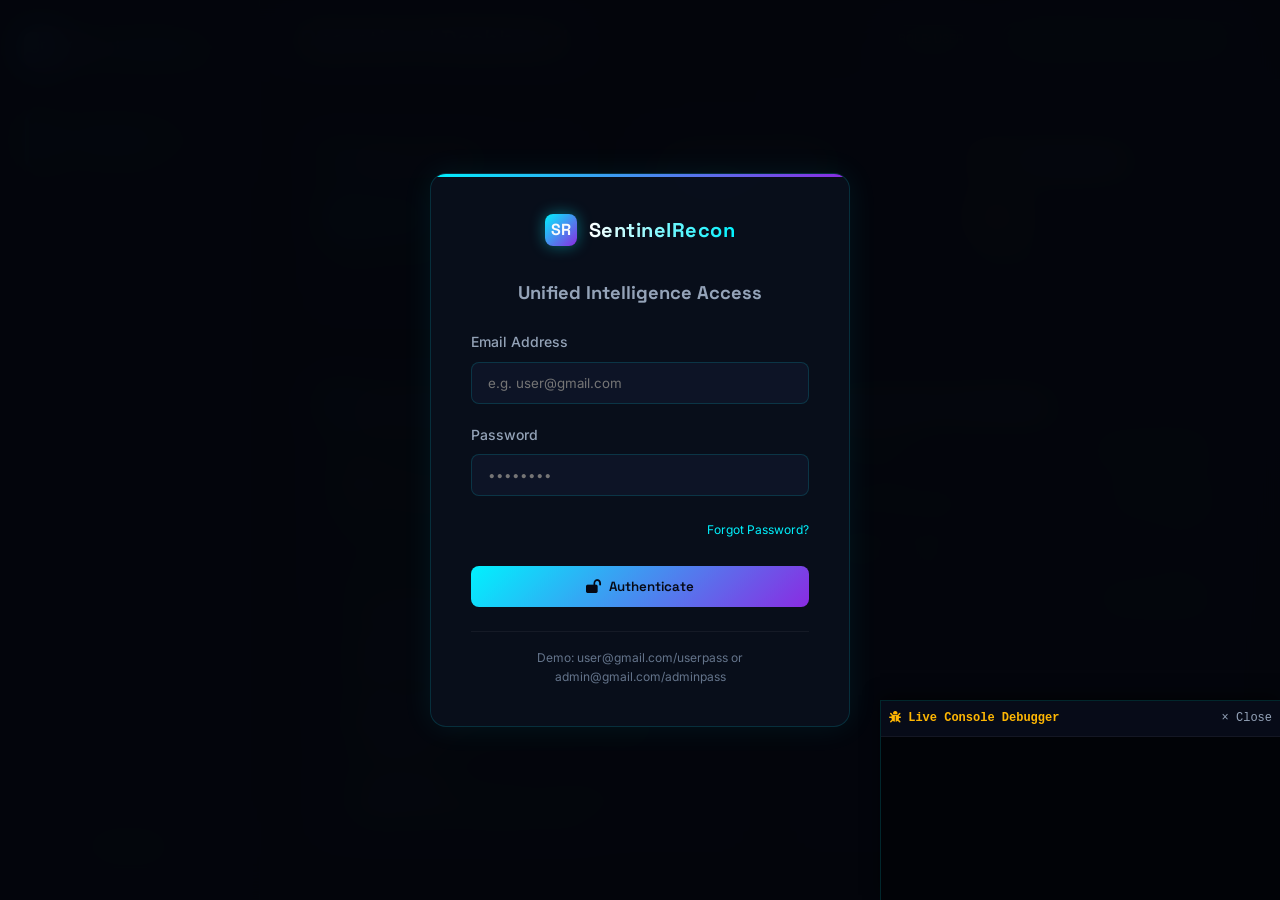
<file: index.html>
<!DOCTYPE html>
<html lang="en">
<head>
  <meta charset="UTF-8">
  <meta name="viewport" content="width=device-width, initial-scale=1.0">
  <title>SentinelRecon - Cybersecurity Reconnaissance & Defense Hub</title>
  <meta name="description" content="An interactive educational simulation platform for understanding cybersecurity reconnaissance and defensive tactics.">
  <link rel="stylesheet" href="index.css">
  <link rel="stylesheet" href="https://cdnjs.cloudflare.com/ajax/libs/font-awesome/6.4.0/css/all.min.css">
</head>
<body>

  <!-- Fullscreen Login Portal Overlay -->
  <div id="login-overlay">
    <div class="login-card">
      <div class="brand" style="margin-bottom: 2rem; justify-content: center;">
        <div class="brand-logo">SR</div>
        <h1 class="brand-name">SentinelRecon</h1>
      </div>
      
      <!-- Normal Login Form -->
      <form id="login-form">
        <h3 style="font-family: var(--font-display); font-size: 1.15rem; text-align: center; margin-bottom: 1.5rem; color: var(--text-secondary);">Unified Intelligence Access</h3>
        <div class="form-group">
          <label for="login-email">Email Address</label>
          <input type="email" id="login-email" class="form-control" placeholder="e.g. user@gmail.com" required>
        </div>
        <div class="form-group">
          <label for="login-password">Password</label>
          <input type="password" id="login-password" class="form-control" placeholder="••••••••" required>
        </div>
        <div style="text-align: right; margin-bottom: 1rem;">
          <a href="#" id="forgot-password-link" style="color: var(--accent-cyan); font-size: 0.75rem; text-decoration: none;">Forgot Password?</a>
        </div>
        <div id="login-error-msg" style="color: var(--accent-coral); font-size: 0.825rem; margin-bottom: 1rem; text-align: center; display: none;">
          Invalid credentials. Please try again.
        </div>
        <button type="submit" class="btn" style="width: 100%; justify-content: center; margin-top: 0.5rem;">
          <i class="fa-solid fa-lock-open"></i> Authenticate
        </button>
      </form>

      <!-- Forgot Password Form (Hidden initially) -->
      <form id="forgot-form" style="display: none;">
        <h3 style="font-family: var(--font-display); font-size: 1.15rem; text-align: center; margin-bottom: 1.5rem; color: var(--text-secondary);">Reset Account Credentials</h3>
        <div class="form-group">
          <label for="forgot-email">Account Email</label>
          <input type="email" id="forgot-email" class="form-control" placeholder="e.g. user@gmail.com" required>
        </div>
        <div class="form-group">
          <label for="forgot-new-password">New Password</label>
          <input type="password" id="forgot-new-password" class="form-control" placeholder="••••••••" required>
        </div>
        <div id="forgot-message" style="font-size: 0.8rem; margin-bottom: 1rem; text-align: center; display: none;"></div>
        <button type="submit" class="btn" style="width: 100%; justify-content: center; margin-top: 0.5rem;">
          <i class="fa-solid fa-key"></i> Update Credentials
        </button>
        <div style="text-align: center; margin-top: 1.5rem;">
          <a href="#" id="back-to-login-link" style="color: var(--text-secondary); font-size: 0.75rem; text-decoration: none;"><i class="fa-solid fa-arrow-left"></i> Back to Login</a>
        </div>
      </form>

      <div style="margin-top: 1.5rem; text-align: center; font-size: 0.75rem; color: var(--text-muted); border-top: 1px solid rgba(255,255,255,0.05); padding-top: 1rem;">
        Demo: user@gmail.com/userpass or admin@gmail.com/adminpass
      </div>
    </div>
  </div>

  <!-- Sidebar Navigation -->
  <aside class="sidebar">
    <div class="brand">
      <div class="brand-logo">SR</div>
      <h1 class="brand-name">SentinelRecon</h1>
    </div>
    <ul class="nav-links">
      <li class="nav-item active" data-tab="dashboard">
        <i class="fa-solid fa-chart-line"></i>
        <span>Dashboard</span>
      </li>
      <li class="nav-item" data-tab="scan-simulator">
        <i class="fa-solid fa-network-wired"></i>
        <span>Scan Simulator</span>
      </li>
      <li class="nav-item" data-tab="osint-analyzer">
        <i class="fa-solid fa-magnifying-glass"></i>
        <span>OSINT Analyzer</span>
      </li>
      <li class="nav-item" data-tab="defense-sandbox">
        <i class="fa-solid fa-shield-halved"></i>
        <span>Defense Sandbox</span>
      </li>
      <li class="nav-item" data-tab="knowledge-base" id="nav-knowledge-base">
        <i class="fa-solid fa-graduation-cap"></i>
        <span>Training & Quiz</span>
      </li>
      <li class="nav-item" data-tab="my-profile" id="nav-my-profile">
        <i class="fa-solid fa-user-gear"></i>
        <span>My Profile</span>
      </li>
      <!-- Admin Tab (Hidden by default) -->
      <li class="nav-item" data-tab="admin-console" id="nav-admin-console" style="display: none; border-color: rgba(255, 183, 3, 0.2);">
        <i class="fa-solid fa-user-shield" style="color: var(--accent-amber);"></i>
        <span style="color: var(--accent-amber);">Admin Console</span>
      </li>
    </ul>

    <!-- Logout Utility -->
    <div style="margin-top: auto; padding-top: 1.5rem; border-top: 1px solid var(--border-color);">
      <button class="btn btn-secondary" id="logout-btn" style="width: 100%; justify-content: center;">
        <i class="fa-solid fa-right-from-bracket"></i> Log Out
      </button>
    </div>
  </aside>

  <!-- App Main Area -->
  <div class="app-container">
    <header class="topbar">
      <h2 class="page-title" id="current-page-title">Operational Dashboard</h2>
      <div style="display: flex; align-items: center; gap: 1.5rem;">
        <div id="user-role-badge" style="font-size: 0.75rem; font-family: var(--font-display); background: rgba(255,255,255,0.05); padding: 0.25rem 0.75rem; border-radius: 4px; border: 1px solid rgba(255,255,255,0.1);">
          ROLE: USER
        </div>
        <div class="system-status">
          <span class="status-dot"></span>
          <span>DEFENSIVE SYSTEM: ACTIVE</span>
        </div>
      </div>
    </header>

    <main class="main-content">

      <!-- ================= DASHBOARD TAB ================= -->
      <section id="dashboard" class="tab-panel active">
        <div class="grid-3" style="margin-bottom: 2rem;">
          <div class="card">
            <div class="card-title">
              <i class="fa-solid fa-shield-halved" style="color: var(--accent-cyan);"></i>
              System Health
            </div>
            <div style="font-size: 2.25rem; font-weight: 700; color: var(--accent-emerald); font-family: var(--font-display);">98.4%</div>
            <p style="color: var(--text-secondary); font-size: 0.875rem; margin-top: 0.5rem;">Defensive controls running optimally</p>
          </div>
          <div class="card">
            <div class="card-title">
              <i class="fa-solid fa-bell" style="color: var(--accent-coral);"></i>
              Simulated Attacks Detected
            </div>
            <div id="dashboard-alerts" style="font-size: 2.25rem; font-weight: 700; color: var(--accent-coral); font-family: var(--font-display);">0</div>
            <p style="color: var(--text-secondary); font-size: 0.875rem; margin-top: 0.5rem;">Blocked recon scans in the simulator</p>
          </div>
          <div class="card">
            <div class="card-title">
              <i class="fa-solid fa-graduation-cap" style="color: var(--accent-amber);"></i>
              Training Score
            </div>
            <div id="dashboard-score" style="font-size: 2.25rem; font-weight: 700; color: var(--accent-amber); font-family: var(--font-display);">0%</div>
            <p style="color: var(--text-secondary); font-size: 0.875rem; margin-top: 0.5rem;">Recon security certification progress</p>
          </div>
        </div>

        <div class="grid-2">
          <div class="card">
            <div class="card-title">
              <i class="fa-solid fa-info-circle" style="color: var(--accent-cyan);"></i>
              SentinelRecon Overview
            </div>
            <div style="color: var(--text-secondary); font-size: 0.95rem;">
              <p style="margin-bottom: 1rem;">Welcome to the Unified Cyber Reconnaissance and Defense Suite. This console lets you explore how attackers trace paths into corporate networks and how security engineers prevent detection.</p>
              <p style="margin-bottom: 1rem;">Use the tabs on the left to navigate between modules:</p>
              <ul style="padding-left: 1.25rem; display: flex; flex-direction: column; gap: 0.5rem;">
                <li><strong>Scan Simulator</strong>: Analyze SYN, Connect, and UDP scanning protocols in real-time.</li>
                <li><strong>OSINT Analyzer</strong>: Discover how public exposure leaks sensitive corporate footprints.</li>
                <li><strong>Defense Sandbox</strong>: Toggle network shields, honeypots, and rate limits to block incoming reconnaissance.</li>
                <li><strong>Training & Quiz</strong>: Certify your expertise with cybersecurity knowledge modules.</li>
              </ul>
            </div>
          </div>

          <div class="card">
            <div class="card-title">
              <i class="fa-solid fa-shield-halved" style="color: var(--accent-purple);"></i>
              Active Security Settings
            </div>
            <div style="display: flex; flex-direction: column; gap: 1rem;" id="active-settings-summary">
              <div style="display: flex; justify-content: space-between; border-bottom: 1px solid rgba(255,255,255,0.05); padding-bottom: 0.5rem;">
                <span style="color: var(--text-secondary);">IDS Sensitivity</span>
                <span id="summary-ids" style="color: var(--accent-cyan);">Normal</span>
              </div>
              <div style="display: flex; justify-content: space-between; border-bottom: 1px solid rgba(255,255,255,0.05); padding-bottom: 0.5rem;">
                <span style="color: var(--text-secondary);">Firewall Filtering Rules</span>
                <span id="summary-firewall" style="color: var(--accent-emerald);">Standard</span>
              </div>
              <div style="display: flex; justify-content: space-between; border-bottom: 1px solid rgba(255,255,255,0.05); padding-bottom: 0.5rem;">
                <span style="color: var(--text-secondary);">Simulated Honeypots</span>
                <span id="summary-honeypot" style="color: var(--accent-coral);">Disabled</span>
              </div>
              <div style="display: flex; justify-content: space-between; padding-bottom: 0.5rem;">
                <span style="color: var(--text-secondary);">Recon Rate Limiting</span>
                <span id="summary-ratelimit" style="color: var(--accent-emerald);">Active</span>
              </div>
            </div>
          </div>
        </div>
      </section>

      <!-- ================= SCAN SIMULATOR TAB ================= -->
      <section id="scan-simulator" class="tab-panel">
        <div class="grid-2">
          <div>
            <div class="card" style="margin-bottom: 2rem;">
              <div class="card-title">
                <i class="fa-solid fa-sliders" style="color: var(--accent-cyan);"></i>
                Scan Engine Controls
              </div>
              <div class="form-group">
                <label for="scan-type">Scan Methodology</label>
                <select id="scan-type" class="form-control">
                  <option value="syn">TCP SYN Stealth Scan (Half-Open)</option>
                  <option value="connect">TCP Connect Full Handshake Scan</option>
                  <option value="udp">UDP Port Scan</option>
                </select>
              </div>
              <div class="form-group">
                <label for="scan-speed">Scan Interval Speed</label>
                <select id="scan-speed" class="form-control">
                  <option value="slow">Polite / Stealth (Slow)</option>
                  <option value="normal" selected>Normal</option>
                  <option value="fast">Aggressive (Fast)</option>
                </select>
              </div>
              <div style="display: flex; gap: 1rem; margin-top: 1.5rem;">
                <button class="btn" id="start-scan-btn"><i class="fa-solid fa-play"></i> Initiate Scan</button>
                <button class="btn btn-secondary" id="stop-scan-btn"><i class="fa-solid fa-stop"></i> Abort</button>
              </div>
            </div>

            <div class="card">
              <div class="card-title">
                <i class="fa-solid fa-terminal" style="color: var(--accent-emerald);"></i>
                Scanner Output Console
              </div>
              <div class="terminal-window" id="scan-terminal">
                <div class="terminal-header">
                  <span class="terminal-dot red"></span>
                  <span class="terminal-dot yellow"></span>
                  <span class="terminal-dot green"></span>
                </div>
                <div class="terminal-output" id="scan-console-output">
                  <div class="terminal-line line-info">Reconnaissance scan engine idle. Choose parameters above and click Initiate Scan.</div>
                </div>
              </div>
            </div>
          </div>

          <div>
            <div class="card" style="height: 100%; display: flex; flex-direction: column;">
              <div class="card-title">
                <i class="fa-solid fa-diagram-project" style="color: var(--accent-purple);"></i>
                Network Target Map
              </div>
              <div class="network-canvas" id="network-canvas">
                <div class="network-grid"></div>
                
                <!-- Attacker Node -->
                <div class="node" id="node-attacker" style="top: 130px; left: 30px;">
                  <div class="node-icon"><i class="fa-solid fa-laptop-code"></i></div>
                  <div class="node-label">Attacker (Recon Src)</div>
                </div>

                <!-- Firewall Node -->
                <div class="node" id="node-firewall" style="top: 130px; left: 200px;">
                  <div class="node-icon"><i class="fa-solid fa-shield-halved"></i></div>
                  <div class="node-label">Firewall/IDS</div>
                </div>

                <!-- Target Nodes -->
                <div class="node" id="node-web" style="top: 40px; right: 50px;">
                  <div class="node-icon"><i class="fa-solid fa-globe"></i></div>
                  <div class="node-label">Web Server (Port 80)</div>
                </div>
                <div class="node" id="node-db" style="top: 130px; right: 50px;">
                  <div class="node-icon"><i class="fa-solid fa-database"></i></div>
                  <div class="node-label">Database Server (Port 3306)</div>
                </div>
                <div class="node" id="node-mail" style="top: 220px; right: 50px;">
                  <div class="node-icon"><i class="fa-solid fa-envelope"></i></div>
                  <div class="node-label">Mail Gateway (Port 25)</div>
                </div>
              </div>

              <div class="card" style="flex-grow: 1; background: rgba(0,0,0,0.2); border-color: rgba(255,255,255,0.03);">
                <div class="card-title" style="font-size: 0.95rem; margin-bottom: 0.5rem;">
                  <i class="fa-solid fa-circle-info" style="color: var(--accent-cyan);"></i>
                  Methodology Guide
                </div>
                <p id="scan-description-text" style="color: var(--text-secondary); font-size: 0.85rem;">
                  Select a scan methodology to analyze its characteristics, packet flags, and detection footprints here.
                </p>
              </div>
            </div>
          </div>
        </div>
      </section>

      <!-- ================= OSINT ANALYZER TAB ================= -->
      <section id="osint-analyzer" class="tab-panel">
        <div class="grid-2">
          <div class="card" style="height: fit-content;">
            <div class="card-title">
              <i class="fa-solid fa-search" style="color: var(--accent-cyan);"></i>
              OSINT Exposure Analyzer
            </div>
            <p style="color: var(--text-secondary); font-size: 0.9rem; margin-bottom: 1.5rem;">
              Enter a mock domain below to simulate passive reconnaissance discovery. This tool scans mock metadata leakages, WHOIS databases, and DNS configurations.
            </p>
            <div class="form-group">
              <label for="osint-domain">Target Domain Name</label>
              <div style="display: flex; gap: 0.75rem;">
                <input type="text" id="osint-domain" class="form-control" placeholder="e.g. examplecorp.com" value="securecorp.io">
                <button class="btn" id="start-osint-btn">Analyze</button>
              </div>
            </div>

            <div style="margin-top: 2rem;">
              <h3 style="font-family: var(--font-display); font-size: 1rem; margin-bottom: 1rem;">Simulation Logs</h3>
              <div class="terminal-window" id="osint-terminal" style="height: 180px;">
                <div class="terminal-output" id="osint-console-output">
                  <div class="terminal-line line-info">OSINT Analyzer is idle. Input domain above to gather intelligence.</div>
                </div>
              </div>
            </div>
          </div>

          <div>
            <div class="card" style="margin-bottom: 2rem;">
              <div class="card-title">
                <i class="fa-solid fa-clipboard-list" style="color: var(--accent-amber);"></i>
                Gathered Exposure Footprint
              </div>
              <div id="osint-results-panel" style="display: flex; flex-direction: column; gap: 1.25rem;">
                <div style="text-align: center; padding: 2rem 0; color: var(--text-muted);">
                  <i class="fa-solid fa-magnifying-glass" style="font-size: 3rem; margin-bottom: 1rem;"></i>
                  <p>Execute scan to display intelligence data.</p>
                </div>
              </div>
            </div>

            <div class="card" id="hardening-card" style="display: none;">
              <div class="card-title">
                <i class="fa-solid fa-shield" style="color: var(--accent-emerald);"></i>
                Defense Mitigation Steps
              </div>
              <div id="hardening-list"></div>
            </div>
          </div>
        </div>
      </section>

      <!-- ================= DEFENSE SANDBOX TAB ================= -->
      <section id="defense-sandbox" class="tab-panel">
        <div class="grid-2">
          <div class="card">
            <div class="card-title">
              <i class="fa-solid fa-sliders" style="color: var(--accent-cyan);"></i>
              Defensive Control Panel
            </div>
            <p style="color: var(--text-secondary); font-size: 0.9rem; margin-bottom: 2rem;">
              Toggle defense shields to simulate how firewalls, honeypots, and Intrusion Detection Systems (IDS) counter network scanners and slow down adversary mapping.
            </p>

            <div style="display: flex; flex-direction: column; gap: 1.5rem;">
              <!-- IDS Control -->
              <div style="display: flex; justify-content: space-between; align-items: center; border-bottom: 1px solid rgba(255,255,255,0.05); padding-bottom: 1rem;">
                <div>
                  <h4 style="font-family: var(--font-display); font-size: 1rem; margin-bottom: 0.25rem;">Intrusion Detection System (IDS)</h4>
                  <p style="color: var(--text-secondary); font-size: 0.825rem;">Detect scan signatures and packet flags</p>
                </div>
                <label class="switch">
                  <input type="checkbox" id="defense-ids-toggle" checked>
                  <span class="slider"></span>
                </label>
              </div>

              <!-- Firewall Rules -->
              <div style="display: flex; justify-content: space-between; align-items: center; border-bottom: 1px solid rgba(255,255,255,0.05); padding-bottom: 1rem;">
                <div>
                  <h4 style="font-family: var(--font-display); font-size: 1rem; margin-bottom: 0.25rem;">Strict Firewall Rulesets</h4>
                  <p style="color: var(--text-secondary); font-size: 0.825rem;">Drop packets targeted at filtered database/internal ports</p>
                </div>
                <label class="switch">
                  <input type="checkbox" id="defense-firewall-toggle" checked>
                  <span class="slider"></span>
                </label>
              </div>

              <!-- Honeypots -->
              <div style="display: flex; justify-content: space-between; align-items: center; border-bottom: 1px solid rgba(255,255,255,0.05); padding-bottom: 1rem;">
                <div>
                  <h4 style="font-family: var(--font-display); font-size: 1rem; margin-bottom: 0.25rem;">Mock Decoy Honeypots</h4>
                  <p style="color: var(--text-secondary); font-size: 0.825rem;">Deploy high-interaction decoy nodes to capture scanner telemetry</p>
                </div>
                <label class="switch">
                  <input type="checkbox" id="defense-honeypot-toggle">
                  <span class="slider"></span>
                </label>
              </div>

              <!-- Rate Limiting -->
              <div style="display: flex; justify-content: space-between; align-items: center; padding-bottom: 1rem;">
                <div>
                  <h4 style="font-family: var(--font-display); font-size: 1rem; margin-bottom: 0.25rem;">Anti-Scanning Rate Limiting</h4>
                  <p style="color: var(--text-secondary); font-size: 0.825rem;">Drop connections exceeding 5 packets/sec from single IPs</p>
                </div>
                <label class="switch">
                  <input type="checkbox" id="defense-ratelimit-toggle" checked>
                  <span class="slider"></span>
                </label>
              </div>
            </div>
          </div>

          <div>
            <div class="card" style="margin-bottom: 2rem;">
              <div class="card-title">
                <i class="fa-solid fa-gauge-high" style="color: var(--accent-purple);"></i>
                Simulated Defense Indicators
              </div>
              <div style="display: flex; flex-direction: column; gap: 1.5rem;">
                <div>
                  <div style="display: flex; justify-content: space-between; font-size: 0.875rem; margin-bottom: 0.5rem;">
                    <span>Attacker Recon Efficiency</span>
                    <span id="sandbox-recon-efficiency" style="color: var(--accent-coral);">25%</span>
                  </div>
                  <div style="height: 8px; background: rgba(255,255,255,0.05); border-radius: 4px; overflow: hidden;">
                    <div id="bar-recon-efficiency" style="width: 25%; height: 100%; background: linear-gradient(90deg, var(--accent-emerald), var(--accent-coral)); transition: width 0.5s ease;"></div>
                  </div>
                </div>

                <div>
                  <div style="display: flex; justify-content: space-between; font-size: 0.875rem; margin-bottom: 0.5rem;">
                    <span>Defensive Detection Capability</span>
                    <span id="sandbox-detection-cap" style="color: var(--accent-emerald);">90%</span>
                  </div>
                  <div style="height: 8px; background: rgba(255,255,255,0.05); border-radius: 4px; overflow: hidden;">
                    <div id="bar-detection-cap" style="width: 90%; height: 100%; background: var(--accent-emerald); transition: width 0.5s ease;"></div>
                  </div>
                </div>

                <div>
                  <div style="display: flex; justify-content: space-between; font-size: 0.875rem; margin-bottom: 0.5rem;">
                    <span>Decoy Attraction Score</span>
                    <span id="sandbox-decoy-attraction" style="color: var(--accent-amber);">0%</span>
                  </div>
                  <div style="height: 8px; background: rgba(255,255,255,0.05); border-radius: 4px; overflow: hidden;">
                    <div id="bar-decoy-attraction" style="width: 0%; height: 100%; background: var(--accent-amber); transition: width 0.5s ease;"></div>
                  </div>
                </div>
              </div>
            </div>

            <div class="card">
              <div class="card-title">
                <i class="fa-solid fa-bug" style="color: var(--accent-coral);"></i>
                Live Security Intrusion Logs
              </div>
              <div class="terminal-window" id="sandbox-terminal" style="height: 180px;">
                <div class="terminal-output" id="sandbox-console-output">
                  <div class="terminal-line line-success">Defenses loaded. Standing by for mock traffic logs.</div>
                </div>
              </div>
            </div>
          </div>
        </div>
      </section>

      <!-- ================= KNOWLEDGE BASE TAB ================= -->
      <section id="knowledge-base" class="tab-panel">
        <div class="grid-2">
          <div class="card">
            <div class="card-title">
              <i class="fa-solid fa-book" style="color: var(--accent-cyan);"></i>
              Cyber Reconnaissance Training
            </div>
            
            <div id="training-slides">
              <!-- Slides rendered dynamically via JS -->
            </div>

            <div style="display: flex; justify-content: space-between; margin-top: 2rem; border-top: 1px solid rgba(255,255,255,0.05); padding-top: 1rem;">
              <button class="btn btn-secondary" id="prev-slide-btn"><i class="fa-solid fa-arrow-left"></i> Previous</button>
              <span id="slide-tracker" style="align-self: center; font-size: 0.875rem; color: var(--text-secondary);">Slide 1 of 4</span>
              <button class="btn" id="next-slide-btn">Next <i class="fa-solid fa-arrow-right"></i></button>
            </div>
          </div>

          <div class="card">
            <div class="card-title" style="display: flex; justify-content: space-between; align-items: center; flex-wrap: wrap; gap: 0.5rem;">
              <span><i class="fa-solid fa-circle-question" style="color: var(--accent-purple);"></i> Knowledge Assessment Quiz</span>
              <div id="quiz-week-tabs" style="display: flex; gap: 0.25rem;">
                <button class="quiz-week-btn active" data-week="1">W1</button>
                <button class="quiz-week-btn" data-week="2">W2</button>
                <button class="quiz-week-btn" data-week="3">W3</button>
                <button class="quiz-week-btn" data-week="4">W4</button>
              </div>
            </div>
            
            <div id="quiz-header-status" style="margin-bottom: 1rem; padding: 0.5rem; background: rgba(255,255,255,0.02); border-radius: 4px; font-size: 0.8rem; border: 1px dashed var(--border-color); display: flex; justify-content: space-between;">
              <span style="color: var(--text-secondary);">Focus: <strong id="quiz-week-topic" style="color: var(--accent-cyan);">Passive Recon</strong></span>
              <span id="quiz-week-score" style="color: var(--accent-amber); font-weight: bold;">Not Started</span>
            </div>

            <div id="quiz-container" style="max-height: 480px; overflow-y: auto; padding-right: 0.5rem;">
              <!-- Quiz rendered dynamically via JS -->
            </div>

            <div style="margin-top: 1rem; text-align: right;">
              <button class="btn" id="submit-quiz-btn" style="width: 100%; justify-content: center; display: none;">Submit Week Answers</button>
            </div>
          </div>
        </div>
      </section>

      <!-- ================= MY PROFILE TAB ================= -->
      <section id="my-profile" class="tab-panel">
        <div class="grid-2">
          <div class="card" style="display: flex; flex-direction: column; align-items: center; text-align: center; padding: 2rem;">
            <div class="profile-avatar" id="profile-initials">SR</div>
            <h3 id="profile-email-display" style="font-family: var(--font-display); font-size: 1.25rem; margin-top: 1rem; color: var(--text-primary);">user@sentinel.com</h3>
            <div id="profile-role-display" style="font-size: 0.75rem; background: rgba(0, 245, 212, 0.1); color: var(--accent-cyan); border: 1px solid var(--accent-cyan); padding: 0.2rem 0.75rem; border-radius: 4px; margin-top: 0.5rem;">STANDARD USER</div>
            
            <div style="width: 100%; text-align: left; margin-top: 2rem; border-top: 1px solid rgba(255,255,255,0.05); padding-top: 1.5rem;">
              <h4 style="font-family: var(--font-display); font-size: 0.9rem; margin-bottom: 1rem; color: var(--accent-cyan);">Account Details</h4>
              <div style="display: flex; flex-direction: column; gap: 0.75rem; font-size: 0.85rem; color: var(--text-secondary);">
                <div style="display: flex; justify-content: space-between;">
                  <span>System Authority:</span>
                  <span style="font-family: var(--font-mono); color: var(--text-primary);">Level 1 (Auditor)</span>
                </div>
                <div style="display: flex; justify-content: space-between;">
                  <span>Database Status:</span>
                  <span style="color: var(--accent-emerald);">Synchronized</span>
                </div>
                <div style="display: flex; justify-content: space-between;">
                  <span>Session Type:</span>
                  <span style="color: var(--text-primary);">Secure (SSL/TLS Mocked)</span>
                </div>
              </div>
            </div>
          </div>

          <div class="card">
            <div class="card-title">
              <i class="fa-solid fa-trophy" style="color: var(--accent-amber);"></i>
              Cybersecurity Training Milestones
            </div>
            <p style="color: var(--text-secondary); font-size: 0.875rem; margin-bottom: 1.5rem;">
              Track your performance checkups across the 4 structured training weeks. Achieve 70% or higher to qualify for standard certifications.
            </p>

            <div style="display: flex; flex-direction: column; gap: 1rem;">
              <!-- Week 1 -->
              <div class="profile-milestone-row">
                <div style="display: flex; align-items: center; gap: 0.75rem;">
                  <div class="milestone-badge" id="badge-w1">W1</div>
                  <div>
                    <h4 style="font-size: 0.9rem; font-weight: 600;">Week 1: Passive Recon & OSINT</h4>
                    <span style="font-size: 0.75rem; color: var(--text-muted);">20 Questions (Basic)</span>
                  </div>
                </div>
                <div id="score-w1" style="font-weight: bold; color: var(--text-muted); font-size: 0.95rem;">Locked</div>
              </div>

              <!-- Week 2 -->
              <div class="profile-milestone-row">
                <div style="display: flex; align-items: center; gap: 0.75rem;">
                  <div class="milestone-badge" id="badge-w2">W2</div>
                  <div>
                    <h4 style="font-size: 0.9rem; font-weight: 600;">Week 2: Port Scan Mechanics</h4>
                    <span style="font-size: 0.75rem; color: var(--text-muted);">20 Questions (Intermediate-Basic)</span>
                  </div>
                </div>
                <div id="score-w2" style="font-weight: bold; color: var(--text-muted); font-size: 0.95rem;">Locked</div>
              </div>

              <!-- Week 3 -->
              <div class="profile-milestone-row">
                <div style="display: flex; align-items: center; gap: 0.75rem;">
                  <div class="milestone-badge" id="badge-w3">W3</div>
                  <div>
                    <h4 style="font-size: 0.9rem; font-weight: 600;">Week 3: TCP Flag Manipulation</h4>
                    <span style="font-size: 0.75rem; color: var(--text-muted);">20 Questions (Intermediate-Advanced)</span>
                  </div>
                </div>
                <div id="score-w3" style="font-weight: bold; color: var(--text-muted); font-size: 0.95rem;">Locked</div>
              </div>

              <!-- Week 4 -->
              <div class="profile-milestone-row">
                <div style="display: flex; align-items: center; gap: 0.75rem;">
                  <div class="milestone-badge" id="badge-w4">W4</div>
                  <div>
                    <h4 style="font-size: 0.9rem; font-weight: 600;">Week 4: Defenses & Hardening</h4>
                    <span style="font-size: 0.75rem; color: var(--text-muted);">20 Questions (Advanced)</span>
                  </div>
                </div>
                <div id="score-w4" style="font-weight: bold; color: var(--text-muted); font-size: 0.95rem;">Locked</div>
              </div>
            </div>
          </div>
        </div>
      </section>

      <!-- ================= ADMIN AUDIT CONSOLE TAB ================= -->
      <section id="admin-console" class="tab-panel">
        <div class="grid-3" style="margin-bottom: 2rem;">
          <div class="card">
            <div class="card-title">
              <i class="fa-solid fa-users" style="color: var(--accent-amber);"></i>
              Total Database Users
            </div>
            <div id="admin-total-users" style="font-size: 2.25rem; font-weight: 700; color: var(--accent-amber); font-family: var(--font-display);">2</div>
            <p style="color: var(--text-secondary); font-size: 0.875rem; margin-top: 0.5rem;">Registered account profiles in SQLite</p>
          </div>
          <div class="card" style="grid-column: span 2;">
            <div class="card-title">
              <i class="fa-solid fa-folder-tree" style="color: var(--accent-cyan);"></i>
              Database User Directory
            </div>
            <div style="overflow-y: auto; max-height: 120px;">
              <table style="width: 100%; border-collapse: collapse; text-align: left; font-size: 0.8rem;" id="admin-user-table">
                <thead>
                  <tr style="border-bottom: 1px solid var(--border-color); color: var(--text-primary);">
                    <th style="padding: 0.25rem 0.5rem;">ID</th>
                    <th style="padding: 0.25rem 0.5rem;">Email Address</th>
                    <th style="padding: 0.25rem 0.5rem;">Security Role</th>
                  </tr>
                </thead>
                <tbody id="admin-user-rows" style="color: var(--text-secondary);">
                  <!-- Dynamic rows -->
                </tbody>
              </table>
            </div>
          </div>
        </div>

        <div class="card" style="margin-bottom: 2rem;">
          <div class="card-title">
            <i class="fa-solid fa-user-shield" style="color: var(--accent-amber);"></i>
            Security Database Logs Audit
          </div>
          <p style="color: var(--text-secondary); font-size: 0.9rem; margin-bottom: 1.5rem;">
            You are authorized under the **Admin Role** database access credentials. The table below represents persistent database transactions committed to the SQLite <code>scan_history</code> logging tables.
          </p>

          <div style="overflow-x: auto;">
            <table style="width: 100%; border-collapse: collapse; text-align: left; font-size: 0.875rem;" id="db-history-table">
              <thead>
                <tr style="border-bottom: 2px solid var(--border-color); color: var(--text-primary); font-family: var(--font-display);">
                  <th style="padding: 0.75rem 1rem;">Timestamp</th>
                  <th style="padding: 0.75rem 1rem;">Scan Type</th>
                  <th style="padding: 0.75rem 1rem;">Packets Exchanged</th>
                  <th style="padding: 0.75rem 1rem;">Defensive Alerts Logs</th>
                </tr>
              </thead>
              <tbody id="db-history-rows" style="color: var(--text-secondary);">
                <!-- DB Rows inserted dynamically -->
                <tr>
                  <td colspan="4" style="text-align: center; padding: 2rem; color: var(--text-muted);">Querying SQLite tables...</td>
                </tr>
              </tbody>
            </table>
          </div>
        </div>
      </section>

    </main>
  </div>

  <!-- Debug Console Panel (Togglable) -->
  <div id="debug-console" style="position: fixed; bottom: 0; right: 0; width: 400px; height: 200px; background: rgba(2, 4, 8, 0.95); border-left: 1px solid var(--border-color); border-top: 1px solid var(--border-color); z-index: 10000; font-family: var(--font-mono); font-size: 0.75rem; display: flex; flex-direction: column; box-shadow: 0 -5px 15px rgba(0,0,0,0.5);">
    <div style="padding: 0.5rem; background: rgba(8, 12, 26, 0.95); border-bottom: 1px solid rgba(255,255,255,0.05); display: flex; justify-content: space-between; align-items: center;">
      <span style="color: var(--accent-amber); font-weight: bold;"><i class="fa-solid fa-bug"></i> Live Console Debugger</span>
      <span id="close-debug-btn" style="cursor: pointer; color: var(--text-secondary);">&times; Close</span>
    </div>
    <div id="debug-log-output" style="flex-grow: 1; overflow-y: auto; padding: 0.5rem; color: var(--text-secondary); white-space: pre-wrap; line-height: 1.4;"></div>
  </div>
  
  <!-- Mini Debug toggle button -->
  <div id="debug-toggle-btn" style="position: fixed; bottom: 10px; right: 10px; padding: 0.5rem; background: var(--bg-card); border: 1px solid var(--border-color); border-radius: 4px; cursor: pointer; z-index: 9999; font-size: 0.75rem; color: var(--accent-cyan); display: none;">
    <i class="fa-solid fa-bug"></i> Debug Logs
  </div>

  <script src="app.js"></script>
</body>
</html>
</file>
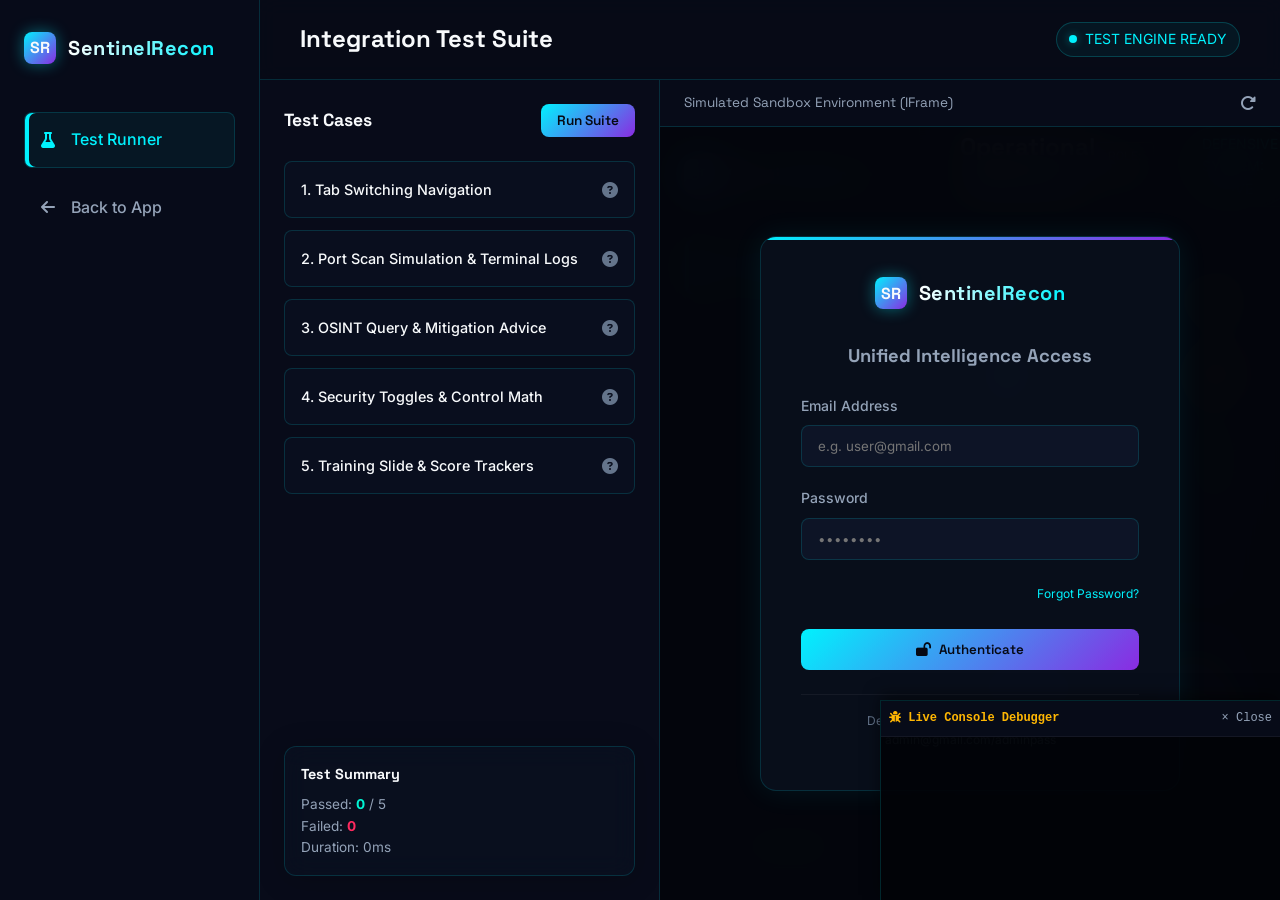
<file: tests.html>
<!DOCTYPE html>
<html lang="en">
<head>
  <meta charset="UTF-8">
  <meta name="viewport" content="width=device-width, initial-scale=1.0">
  <title>SentinelRecon - Automated Test Suite</title>
  <link rel="stylesheet" href="index.css">
  <link rel="stylesheet" href="https://cdnjs.cloudflare.com/ajax/libs/font-awesome/6.4.0/css/all.min.css">
  <style>
    /* Additional custom styling for test runner */
    .test-runner-container {
      display: grid;
      grid-template-columns: 400px 1fr;
      height: calc(100vh - 80px);
      overflow: hidden;
    }
    .test-sidebar {
      background: rgba(8, 12, 26, 0.9);
      border-right: 1px solid var(--border-color);
      display: flex;
      flex-direction: column;
      padding: 1.5rem;
      overflow-y: auto;
    }
    .test-preview {
      background: #020408;
      display: flex;
      flex-direction: column;
      height: 100%;
    }
    .test-iframe {
      width: 100%;
      height: 100%;
      border: none;
      background: var(--bg-main);
    }
    .test-item {
      background: rgba(13, 20, 38, 0.4);
      border: 1px solid var(--border-color);
      border-radius: 8px;
      padding: 1rem;
      margin-bottom: 0.75rem;
      display: flex;
      align-items: center;
      justify-content: space-between;
      transition: all 0.2s ease;
    }
    .test-item.passed {
      border-color: var(--accent-emerald);
      background: rgba(0, 245, 212, 0.05);
    }
    .test-item.failed {
      border-color: var(--accent-coral);
      background: rgba(255, 42, 95, 0.05);
    }
    .test-item.running {
      border-color: var(--accent-cyan);
      background: rgba(0, 242, 254, 0.05);
      animation: pulse-border 1.5s infinite;
    }
    .test-name {
      font-weight: 500;
      font-size: 0.9rem;
    }
    .test-status-icon {
      font-size: 1rem;
    }
    .test-status-icon.passed { color: var(--accent-emerald); }
    .test-status-icon.failed { color: var(--accent-coral); }
    .test-status-icon.running { color: var(--accent-cyan); animation: spin 1s linear infinite; }

    @keyframes spin {
      100% { transform: rotate(360deg); }
    }
  </style>
</head>
<body>

  <!-- Sidebar Navigation (Matching design system) -->
  <aside class="sidebar" style="width: 260px;">
    <div class="brand">
      <div class="brand-logo">SR</div>
      <h1 class="brand-name">SentinelRecon</h1>
    </div>
    <ul class="nav-links">
      <li class="nav-item active">
        <i class="fa-solid fa-flask"></i>
        <span>Test Runner</span>
      </li>
      <li class="nav-item" onclick="window.location.href='index.html'">
        <i class="fa-solid fa-arrow-left"></i>
        <span>Back to App</span>
      </li>
    </ul>
  </aside>

  <div class="app-container">
    <header class="topbar">
      <h2 class="page-title">Integration Test Suite</h2>
      <div class="system-status" style="color: var(--accent-cyan); border-color: rgba(0, 242, 254, 0.2); background: rgba(0, 242, 254, 0.05);">
        <span class="status-dot" style="background-color: var(--accent-cyan); box-shadow: 0 0 8px var(--accent-cyan-glow);"></span>
        <span id="overall-status">TEST ENGINE READY</span>
      </div>
    </header>

    <div class="test-runner-container">
      <!-- Test Cases List -->
      <div class="test-sidebar">
        <div style="display: flex; justify-content: space-between; align-items: center; margin-bottom: 1.5rem;">
          <h3 style="font-family: var(--font-display); font-size: 1.1rem;">Test Cases</h3>
          <button class="btn" id="run-tests-btn" style="padding: 0.5rem 1rem; font-size: 0.85rem;">Run Suite</button>
        </div>

        <div id="tests-list">
          <div class="test-item" id="test-tab-switching">
            <span class="test-name">1. Tab Switching Navigation</span>
            <i class="fa-solid fa-circle-question test-status-icon" style="color: var(--text-muted);"></i>
          </div>
          <div class="test-item" id="test-port-scanner">
            <span class="test-name">2. Port Scan Simulation & Terminal Logs</span>
            <i class="fa-solid fa-circle-question test-status-icon" style="color: var(--text-muted);"></i>
          </div>
          <div class="test-item" id="test-osint-analyzer">
            <span class="test-name">3. OSINT Query & Mitigation Advice</span>
            <i class="fa-solid fa-circle-question test-status-icon" style="color: var(--text-muted);"></i>
          </div>
          <div class="test-item" id="test-defense-sandbox">
            <span class="test-name">4. Security Toggles & Control Math</span>
            <i class="fa-solid fa-circle-question test-status-icon" style="color: var(--text-muted);"></i>
          </div>
          <div class="test-item" id="test-knowledge-quiz">
            <span class="test-name">5. Training Slide & Score Trackers</span>
            <i class="fa-solid fa-circle-question test-status-icon" style="color: var(--text-muted);"></i>
          </div>
        </div>

        <div class="card" style="margin-top: auto; padding: 1rem;">
          <div class="card-title" style="font-size: 0.9rem; margin-bottom: 0.5rem;">Test Summary</div>
          <div style="font-size: 0.85rem; color: var(--text-secondary);">
            Passed: <span id="passed-count" style="color: var(--accent-emerald); font-weight: bold;">0</span> / 5<br>
            Failed: <span id="failed-count" style="color: var(--accent-coral); font-weight: bold;">0</span><br>
            Duration: <span id="test-duration">0ms</span>
          </div>
        </div>
      </div>

      <!-- Live App Preview Container -->
      <div class="test-preview">
        <div style="padding: 0.75rem 1.5rem; background: rgba(8, 12, 26, 0.95); border-bottom: 1px solid var(--border-color); display: flex; align-items: center; justify-content: space-between;">
          <span style="font-size: 0.85rem; font-family: var(--font-display); color: var(--text-secondary);">Simulated Sandbox Environment (IFrame)</span>
          <i class="fa-solid fa-rotate-right" style="cursor: pointer; color: var(--text-secondary);" id="reload-iframe-btn" title="Reload Shell"></i>
        </div>
        <iframe src="index.html" class="test-iframe" id="app-iframe"></iframe>
      </div>
    </div>
  </div>

  <script src="tests.js"></script>
</body>
</html>
</file>
<file: index.css>
/* SentinelRecon Custom CSS Design System */
@import url('https://fonts.googleapis.com/css2?family=Space+Grotesk:wght@400;500;700&family=Inter:wght@300;400;500;600&display=swap');

:root {
  /* Color System */
  --bg-main: #060913;
  --bg-card: rgba(13, 20, 38, 0.45);
  --bg-card-hover: rgba(20, 30, 58, 0.6);
  --border-color: rgba(0, 242, 254, 0.15);
  --border-color-hover: rgba(0, 242, 254, 0.3);
  
  --accent-cyan: #00f2fe;
  --accent-cyan-glow: rgba(0, 242, 254, 0.4);
  --accent-purple: #8a2be2;
  --accent-purple-glow: rgba(138, 43, 226, 0.4);
  --accent-emerald: #00f5d4;
  --accent-emerald-glow: rgba(0, 245, 212, 0.4);
  --accent-coral: #ff2a5f;
  --accent-coral-glow: rgba(255, 42, 95, 0.4);
  --accent-amber: #ffb703;
  --accent-amber-glow: rgba(255, 183, 3, 0.4);

  --text-primary: #f8fafc;
  --text-secondary: #94a3b8;
  --text-muted: #64748b;

  /* Typography */
  --font-display: 'Space Grotesk', sans-serif;
  --font-sans: 'Inter', sans-serif;
  --font-mono: 'SFMono-Regular', Consolas, 'Liberation Mono', Menlo, monospace;
}

* {
  box-sizing: border-box;
  margin: 0;
  padding: 0;
}

body {
  background-color: var(--bg-main);
  color: var(--text-primary);
  font-family: var(--font-sans);
  line-height: 1.6;
  overflow-x: hidden;
  height: 100vh;
  display: flex;
}

/* Scrollbar Styling */
::-webkit-scrollbar {
  width: 6px;
  height: 6px;
}
::-webkit-scrollbar-track {
  background: var(--bg-main);
}
::-webkit-scrollbar-thumb {
  background: rgba(0, 242, 254, 0.2);
  border-radius: 3px;
}
::-webkit-scrollbar-thumb:hover {
  background: var(--accent-cyan);
}

/* Sidebar Navigation */
.sidebar {
  width: 260px;
  background: rgba(8, 12, 26, 0.95);
  border-right: 1px solid var(--border-color);
  display: flex;
  flex-direction: column;
  height: 100vh;
  padding: 2rem 1.5rem;
  z-index: 10;
  flex-shrink: 0;
}

.brand {
  display: flex;
  align-items: center;
  gap: 0.75rem;
  margin-bottom: 3rem;
}

.brand-logo {
  width: 32px;
  height: 32px;
  background: linear-gradient(135deg, var(--accent-cyan), var(--accent-purple));
  border-radius: 8px;
  box-shadow: 0 0 15px var(--accent-cyan-glow);
  display: flex;
  align-items: center;
  justify-content: center;
  font-weight: bold;
  font-family: var(--font-display);
}

.brand-name {
  font-family: var(--font-display);
  font-size: 1.25rem;
  font-weight: 700;
  background: linear-gradient(to right, #ffffff, var(--accent-cyan));
  -webkit-background-clip: text;
  -webkit-text-fill-color: transparent;
  letter-spacing: 0.5px;
}

.nav-links {
  list-style: none;
  display: flex;
  flex-direction: column;
  gap: 0.75rem;
}

.nav-item {
  padding: 0.875rem 1rem;
  border-radius: 8px;
  cursor: pointer;
  display: flex;
  align-items: center;
  gap: 1rem;
  color: var(--text-secondary);
  font-weight: 500;
  transition: all 0.3s ease;
  border: 1px solid transparent;
}

.nav-item:hover {
  color: var(--text-primary);
  background: var(--bg-card-hover);
  border-color: rgba(0, 242, 254, 0.1);
  padding-left: 1.25rem;
}

.nav-item.active {
  color: var(--accent-cyan);
  background: rgba(0, 242, 254, 0.05);
  border-color: var(--border-color);
  box-shadow: inset 4px 0 0 var(--accent-cyan);
}

/* App Container */
.app-container {
  display: flex;
  flex-direction: column;
  flex-grow: 1;
  height: 100vh;
  overflow: hidden;
}

/* Topbar Header */
.topbar {
  height: 80px;
  border-bottom: 1px solid var(--border-color);
  display: flex;
  align-items: center;
  justify-content: space-between;
  padding: 0 2.5rem;
  background: rgba(8, 12, 26, 0.5);
  backdrop-filter: blur(10px);
  flex-shrink: 0;
}

.page-title {
  font-family: var(--font-display);
  font-size: 1.5rem;
  font-weight: 700;
}

.system-status {
  display: flex;
  align-items: center;
  gap: 0.5rem;
  font-size: 0.875rem;
  color: var(--accent-emerald);
  background: rgba(0, 245, 212, 0.06);
  padding: 0.35rem 0.75rem;
  border-radius: 50px;
  border: 1px solid rgba(0, 245, 212, 0.2);
}

.status-dot {
  width: 8px;
  height: 8px;
  background-color: var(--accent-emerald);
  border-radius: 50%;
  box-shadow: 0 0 8px var(--accent-emerald-glow);
  animation: pulse 2s infinite;
}

/* Main Dashboard Panel */
.main-content {
  flex-grow: 1;
  padding: 2.5rem;
  overflow-y: auto;
  background: radial-gradient(circle at top right, rgba(138, 43, 226, 0.05), transparent 60%);
}

.tab-panel {
  display: none;
  animation: fadeIn 0.4s ease-out forwards;
}

.tab-panel.active {
  display: block;
}

/* Grid System */
.grid-2 {
  display: grid;
  grid-template-columns: 1fr 1fr;
  gap: 2rem;
}

.grid-3 {
  display: grid;
  grid-template-columns: repeat(3, 1fr);
  gap: 2rem;
}

/* Glassmorphism Card System */
.card {
  background: var(--bg-card);
  backdrop-filter: blur(12px);
  border: 1px solid var(--border-color);
  border-radius: 12px;
  padding: 1.5rem;
  transition: all 0.3s cubic-bezier(0.4, 0, 0.2, 1);
  box-shadow: 0 4px 30px rgba(0, 0, 0, 0.2);
  position: relative;
  overflow: hidden;
}

.card:hover {
  border-color: var(--border-color-hover);
  box-shadow: 0 8px 32px rgba(0, 242, 254, 0.05);
  transform: translateY(-2px);
}

.card::before {
  content: '';
  position: absolute;
  top: 0;
  left: 0;
  width: 100%;
  height: 2px;
  background: linear-gradient(90deg, transparent, var(--accent-cyan), transparent);
  transform: translateX(-100%);
  transition: transform 0.6s ease;
}

.card:hover::before {
  transform: translateX(100%);
}

.card-title {
  font-family: var(--font-display);
  font-size: 1.15rem;
  font-weight: 700;
  margin-bottom: 1rem;
  display: flex;
  align-items: center;
  gap: 0.5rem;
}

/* Controls & UI Elements */
.btn {
  background: linear-gradient(135deg, var(--accent-cyan), var(--accent-purple));
  color: var(--bg-main);
  border: none;
  padding: 0.75rem 1.5rem;
  border-radius: 8px;
  font-weight: 600;
  cursor: pointer;
  transition: all 0.3s ease;
  font-family: var(--font-display);
  display: inline-flex;
  align-items: center;
  gap: 0.5rem;
}

.btn:hover {
  box-shadow: 0 0 20px rgba(0, 242, 254, 0.4);
  transform: scale(1.02);
}

.btn-secondary {
  background: rgba(15, 23, 42, 0.6);
  border: 1px solid var(--border-color);
  color: var(--accent-cyan);
}

.btn-secondary:hover {
  background: rgba(0, 242, 254, 0.1);
  box-shadow: none;
}

.form-group {
  margin-bottom: 1.25rem;
}

.form-group label {
  display: block;
  font-size: 0.875rem;
  color: var(--text-secondary);
  margin-bottom: 0.5rem;
  font-weight: 500;
}

.form-control {
  width: 100%;
  background: rgba(15, 23, 42, 0.8);
  border: 1px solid var(--border-color);
  border-radius: 8px;
  padding: 0.75rem 1rem;
  color: var(--text-primary);
  font-family: var(--font-sans);
  outline: none;
  transition: all 0.3s ease;
}

.form-control:focus {
  border-color: var(--accent-cyan);
  box-shadow: 0 0 10px var(--accent-cyan-glow);
}

/* Network Simulation Visualizer */
.network-canvas {
  height: 320px;
  border: 1px dashed var(--border-color);
  border-radius: 8px;
  background: rgba(8, 12, 26, 0.8);
  position: relative;
  overflow: hidden;
  margin-bottom: 1.5rem;
}

.network-grid {
  position: absolute;
  inset: 0;
  background-image: 
    linear-gradient(to right, rgba(0, 242, 254, 0.03) 1px, transparent 1px),
    linear-gradient(to bottom, rgba(0, 242, 254, 0.03) 1px, transparent 1px);
  background-size: 20px 20px;
}

.node {
  position: absolute;
  display: flex;
  flex-direction: column;
  align-items: center;
  gap: 0.5rem;
  z-index: 2;
  transition: all 0.3s ease;
}

.node-icon {
  width: 48px;
  height: 48px;
  border-radius: 50%;
  background: rgba(13, 20, 38, 0.9);
  border: 2px solid var(--border-color);
  display: flex;
  align-items: center;
  justify-content: center;
  color: var(--accent-cyan);
  box-shadow: 0 0 10px rgba(0, 0, 0, 0.5);
  font-size: 1.25rem;
  transition: all 0.3s ease;
}

.node.active .node-icon {
  border-color: var(--accent-cyan);
  box-shadow: 0 0 20px var(--accent-cyan-glow);
  animation: pulse-border 1.5s infinite;
}

.node-label {
  font-size: 0.75rem;
  font-family: var(--font-display);
  font-weight: 500;
  color: var(--text-secondary);
}

/* Simulated Packet animation paths */
.network-path {
  position: absolute;
  height: 2px;
  background: rgba(255, 255, 255, 0.05);
  z-index: 1;
}

.packet {
  position: absolute;
  width: 8px;
  height: 8px;
  border-radius: 50%;
  background-color: var(--accent-cyan);
  box-shadow: 0 0 10px var(--accent-cyan-glow);
  z-index: 3;
}

/* Console/Terminal Window */
.terminal-window {
  background: #020408;
  border: 1px solid var(--border-color);
  border-radius: 8px;
  font-family: var(--font-mono);
  padding: 1rem;
  height: 250px;
  overflow-y: auto;
  box-shadow: inset 0 0 10px rgba(0,0,0,0.8);
}

.terminal-header {
  display: flex;
  gap: 0.35rem;
  margin-bottom: 0.75rem;
  border-bottom: 1px solid rgba(255,255,255,0.05);
  padding-bottom: 0.5rem;
}

.terminal-dot {
  width: 8px;
  height: 8px;
  border-radius: 50%;
}
.terminal-dot.red { background-color: var(--accent-coral); }
.terminal-dot.yellow { background-color: var(--accent-amber); }
.terminal-dot.green { background-color: var(--accent-emerald); }

.terminal-output {
  color: var(--accent-cyan);
  font-size: 0.825rem;
  white-space: pre-wrap;
  line-height: 1.5;
}

.terminal-line {
  margin-bottom: 0.25rem;
  animation: slideUp 0.15s ease-out forwards;
}

.line-info { color: var(--text-secondary); }
.line-warning { color: var(--accent-amber); }
.line-success { color: var(--accent-emerald); }
.line-error { color: var(--accent-coral); }

/* Switch Toggle Styling */
.switch {
  position: relative;
  display: inline-block;
  width: 48px;
  height: 24px;
}

.switch input {
  opacity: 0;
  width: 0;
  height: 0;
}

.slider {
  position: absolute;
  cursor: pointer;
  top: 0;
  left: 0;
  right: 0;
  bottom: 0;
  background-color: rgba(15, 23, 42, 0.8);
  border: 1px solid var(--border-color);
  transition: .4s;
  border-radius: 34px;
}

.slider:before {
  position: absolute;
  content: "";
  height: 16px;
  width: 16px;
  left: 3px;
  bottom: 3px;
  background-color: var(--text-muted);
  transition: .4s;
  border-radius: 50%;
}

input:checked + .slider {
  background-color: rgba(0, 245, 212, 0.1);
  border-color: var(--accent-emerald);
}

input:checked + .slider:before {
  transform: translateX(24px);
  background-color: var(--accent-emerald);
  box-shadow: 0 0 8px var(--accent-emerald-glow);
}

/* Security Checklist */
.checklist-item {
  display: flex;
  align-items: flex-start;
  gap: 0.75rem;
  margin-bottom: 1rem;
}

.checklist-icon {
  margin-top: 0.2rem;
  display: flex;
  align-items: center;
  justify-content: center;
  width: 16px;
  height: 16px;
  border-radius: 50%;
  font-size: 0.65rem;
}

.checklist-icon.secure {
  background-color: rgba(0, 245, 212, 0.1);
  border: 1px solid var(--accent-emerald);
  color: var(--accent-emerald);
}

.checklist-icon.warning {
  background-color: rgba(255, 42, 95, 0.1);
  border: 1px solid var(--accent-coral);
  color: var(--accent-coral);
}

.checklist-details h4 {
  font-size: 0.95rem;
  font-weight: 600;
  margin-bottom: 0.15rem;
}

.checklist-details p {
  font-size: 0.825rem;
  color: var(--text-secondary);
}

/* Knowledge Panel & Quiz Options */
.slide-content {
  font-size: 0.95rem;
  color: var(--text-secondary);
  line-height: 1.7;
}

.slide-content p {
  margin-bottom: 1rem;
}

.quiz-option {
  background: rgba(13, 20, 38, 0.6);
  border: 1px solid var(--border-color);
  border-radius: 8px;
  padding: 1rem;
  margin-bottom: 0.75rem;
  cursor: pointer;
  transition: all 0.2s ease;
  display: flex;
  align-items: center;
  justify-content: space-between;
}

.quiz-option:hover {
  background: var(--bg-card-hover);
  border-color: var(--accent-cyan);
}

.quiz-option.correct {
  background: rgba(0, 245, 212, 0.1);
  border-color: var(--accent-emerald);
}

.quiz-option.incorrect {
  background: rgba(255, 42, 95, 0.1);
  border-color: var(--accent-coral);
}

/* Animations */
@keyframes fadeIn {
  from { opacity: 0; transform: translateY(10px); }
  to { opacity: 1; transform: translateY(0); }
}

@keyframes pulse {
  0%, 100% { opacity: 1; }
  50% { opacity: 0.4; }
}

@keyframes pulse-border {
  0% { box-shadow: 0 0 0 0 rgba(0, 242, 254, 0.4); }
  70% { box-shadow: 0 0 0 10px rgba(0, 242, 254, 0); }
  100% { box-shadow: 0 0 0 0 rgba(0, 242, 254, 0); }
}

@keyframes slideUp {
  from { transform: translateY(5px); opacity: 0; }
  to { transform: translateY(0); opacity: 1; }
}

/* Responsive configurations */
@media(max-width: 1024px) {
  .grid-2, .grid-3 {
  }
}

/* Login Portal Styles */
#login-overlay {
  position: fixed;
  inset: 0;
  background: rgba(4, 6, 12, 0.96);
  backdrop-filter: blur(20px);
  z-index: 9999;
  display: flex;
  align-items: center;
  justify-content: center;
  animation: fadeIn 0.5s ease-out;
}

.login-card {
  width: 420px;
  background: rgba(13, 20, 38, 0.6);
  border: 1px solid var(--border-color);
  border-radius: 16px;
  padding: 2.5rem;
  box-shadow: 0 0 30px rgba(0, 242, 254, 0.08);
  position: relative;
  overflow: hidden;
}

.login-card::before {
  content: '';
  position: absolute;
  top: 0;
  left: 0;
  width: 100%;
  height: 3px;
  background: linear-gradient(90deg, var(--accent-cyan), var(--accent-purple));
}

/* Admin Console Log Table Styles */
#db-history-table th {
  border-bottom: 1px solid var(--border-color);
  font-weight: 600;
  color: var(--accent-cyan);
}

#db-history-table td {
  padding: 0.75rem 1rem;
  border-bottom: 1px solid rgba(255,255,255,0.05);
}

#db-history-table tr:hover td {
  background: rgba(255,255,255,0.02);
  color: var(--text-primary);
}

/* Quiz Week Navigation Tabs */
.quiz-week-btn {
  background: rgba(15, 23, 42, 0.6);
  border: 1px solid var(--border-color);
  color: var(--text-secondary);
  padding: 0.25rem 0.65rem;
  border-radius: 4px;
  cursor: pointer;
  font-weight: 600;
  font-size: 0.75rem;
  font-family: var(--font-display);
  transition: all 0.2s ease;
}

.quiz-week-btn:hover {
  border-color: var(--accent-cyan);
  color: var(--accent-cyan);
}

.quiz-week-btn.active {
  background: rgba(0, 245, 212, 0.1);
  border-color: var(--accent-cyan);
  color: var(--accent-cyan);
  box-shadow: 0 0 10px var(--accent-cyan-glow);
}

/* User Profile Tab Styling */
.profile-avatar {
  width: 90px;
  height: 90px;
  border-radius: 50%;
  background: linear-gradient(135deg, var(--accent-cyan), var(--accent-purple));
  color: var(--bg-main);
  display: flex;
  align-items: center;
  justify-content: center;
  font-size: 2.25rem;
  font-weight: bold;
  font-family: var(--font-display);
  border: 3px solid var(--border-color);
  box-shadow: 0 0 20px rgba(0, 242, 254, 0.25);
  text-shadow: 0 2px 4px rgba(0,0,0,0.3);
}

.profile-milestone-row {
  display: flex;
  justify-content: space-between;
  align-items: center;
  padding: 0.75rem 1rem;
  background: rgba(13, 20, 38, 0.4);
  border: 1px solid var(--border-color);
  border-radius: 8px;
  transition: all 0.2s ease;
  margin-bottom: 0.5rem;
}

.profile-milestone-row:hover {
  background: rgba(13, 20, 38, 0.7);
  border-color: rgba(255, 255, 255, 0.1);
}

.milestone-badge {
  width: 32px;
  height: 32px;
  border-radius: 6px;
  background: rgba(15, 23, 42, 0.8);
  border: 1px solid var(--border-color);
  display: flex;
  align-items: center;
  justify-content: center;
  font-size: 0.75rem;
  font-weight: bold;
  font-family: var(--font-display);
  color: var(--text-muted);
}

.milestone-badge.completed {
  background: rgba(0, 245, 212, 0.1);
  border-color: var(--accent-emerald);
  color: var(--accent-emerald);
  box-shadow: 0 0 8px var(--accent-emerald-glow);
}

.line-explanation {
  background: rgba(255, 183, 3, 0.05);
  border-left: 3px solid var(--accent-amber);
  padding: 0.75rem 1rem;
  border-radius: 0 8px 8px 0;
  margin-top: 0.75rem;
  font-size: 0.8rem;
  color: var(--text-secondary);
  line-height: 1.4;
  animation: slideUp 0.25s ease-out forwards;
}

/* User Directory List Row styling */
#admin-user-table th {
  border-bottom: 1px solid var(--border-color);
  padding: 0.5rem;
  color: var(--accent-cyan);
}

#admin-user-table td {
  padding: 0.5rem;
  border-bottom: 1px solid rgba(255,255,255,0.03);
}

#admin-user-table tr:hover td {
  background: rgba(255,255,255,0.02);
}
</file>
